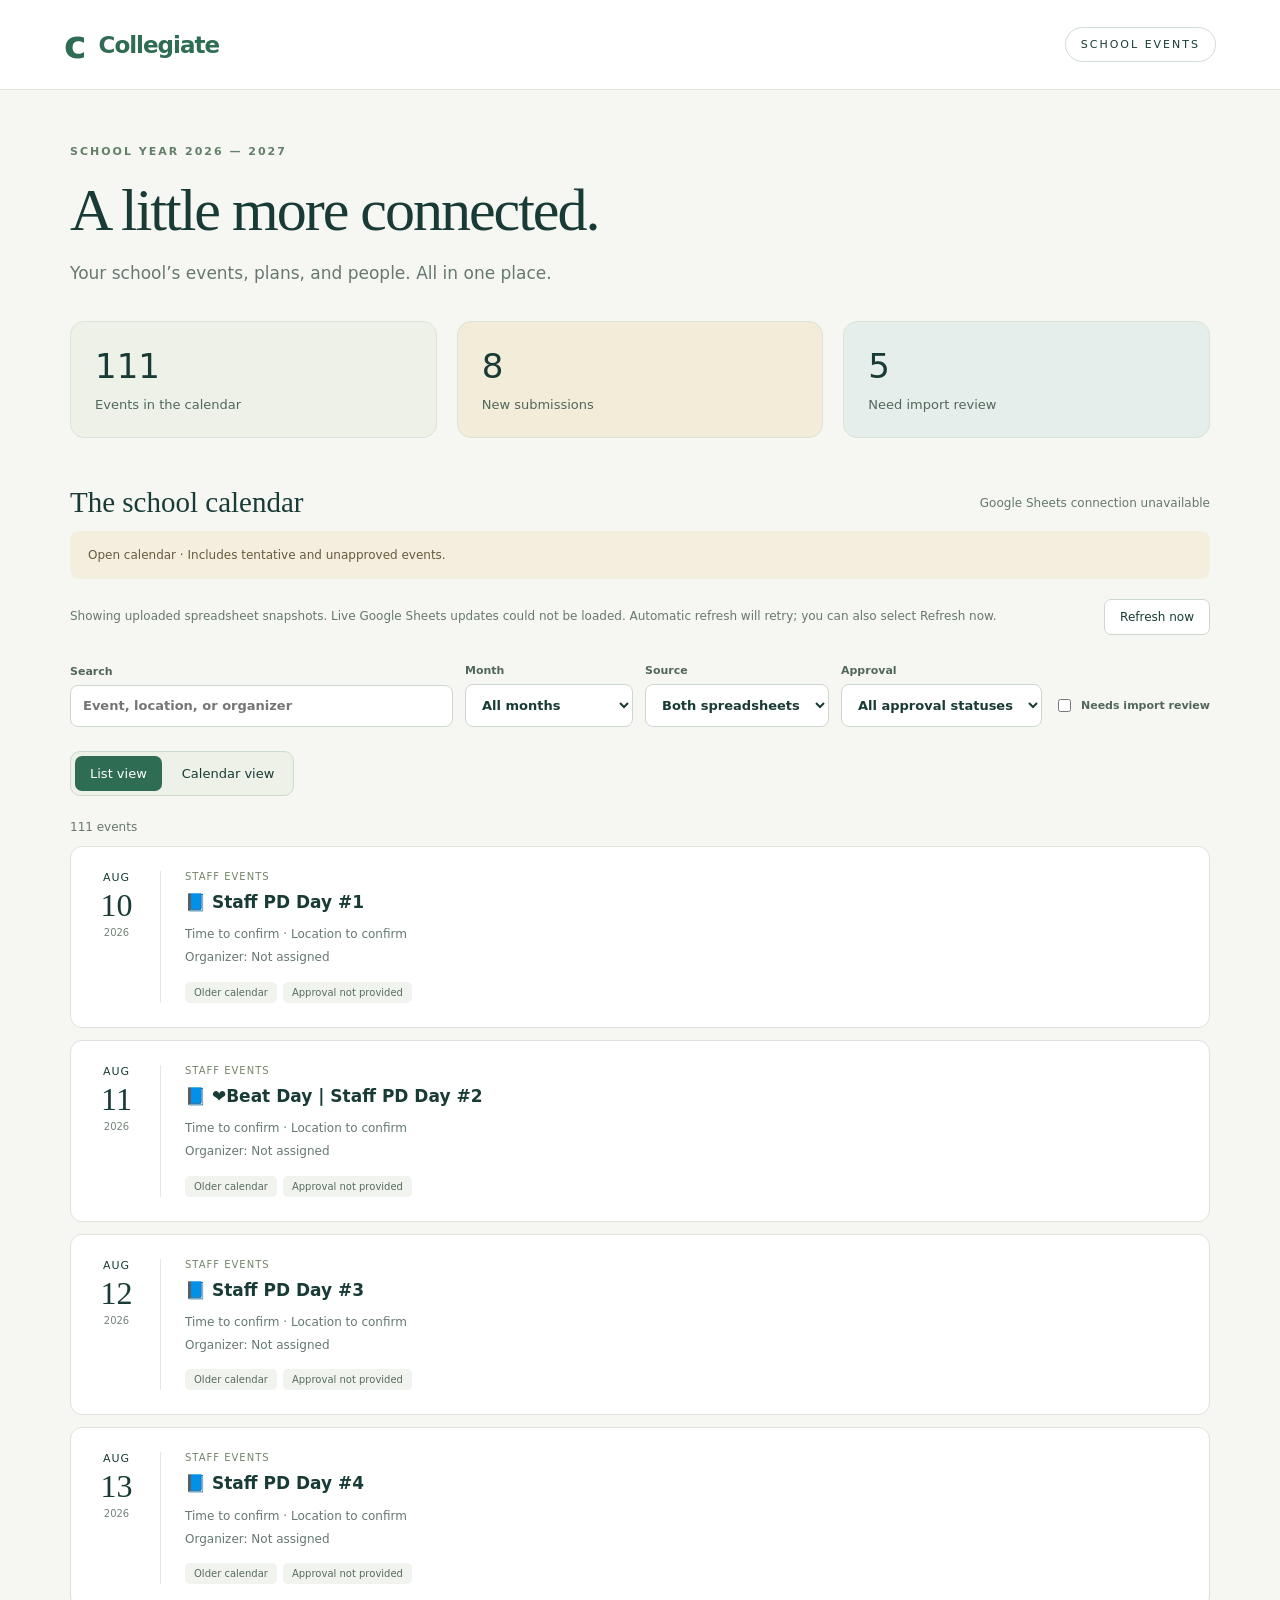
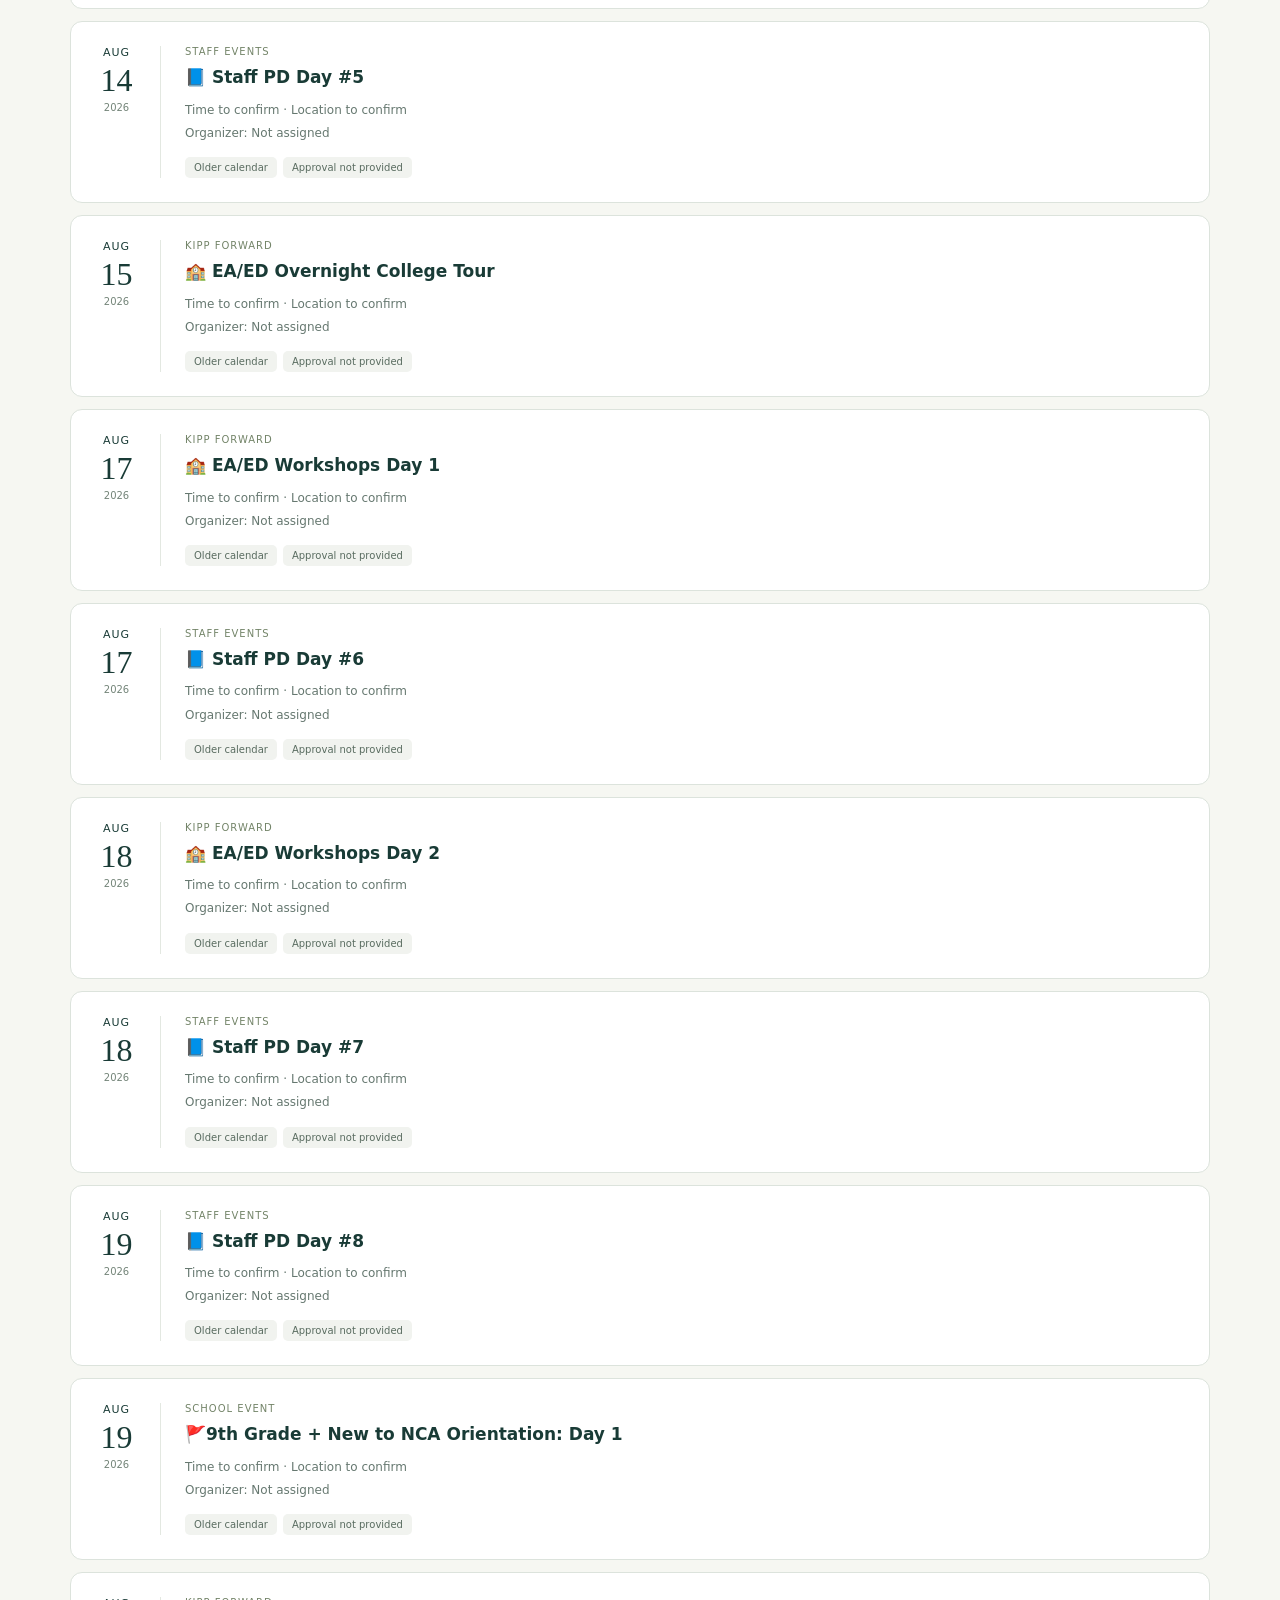
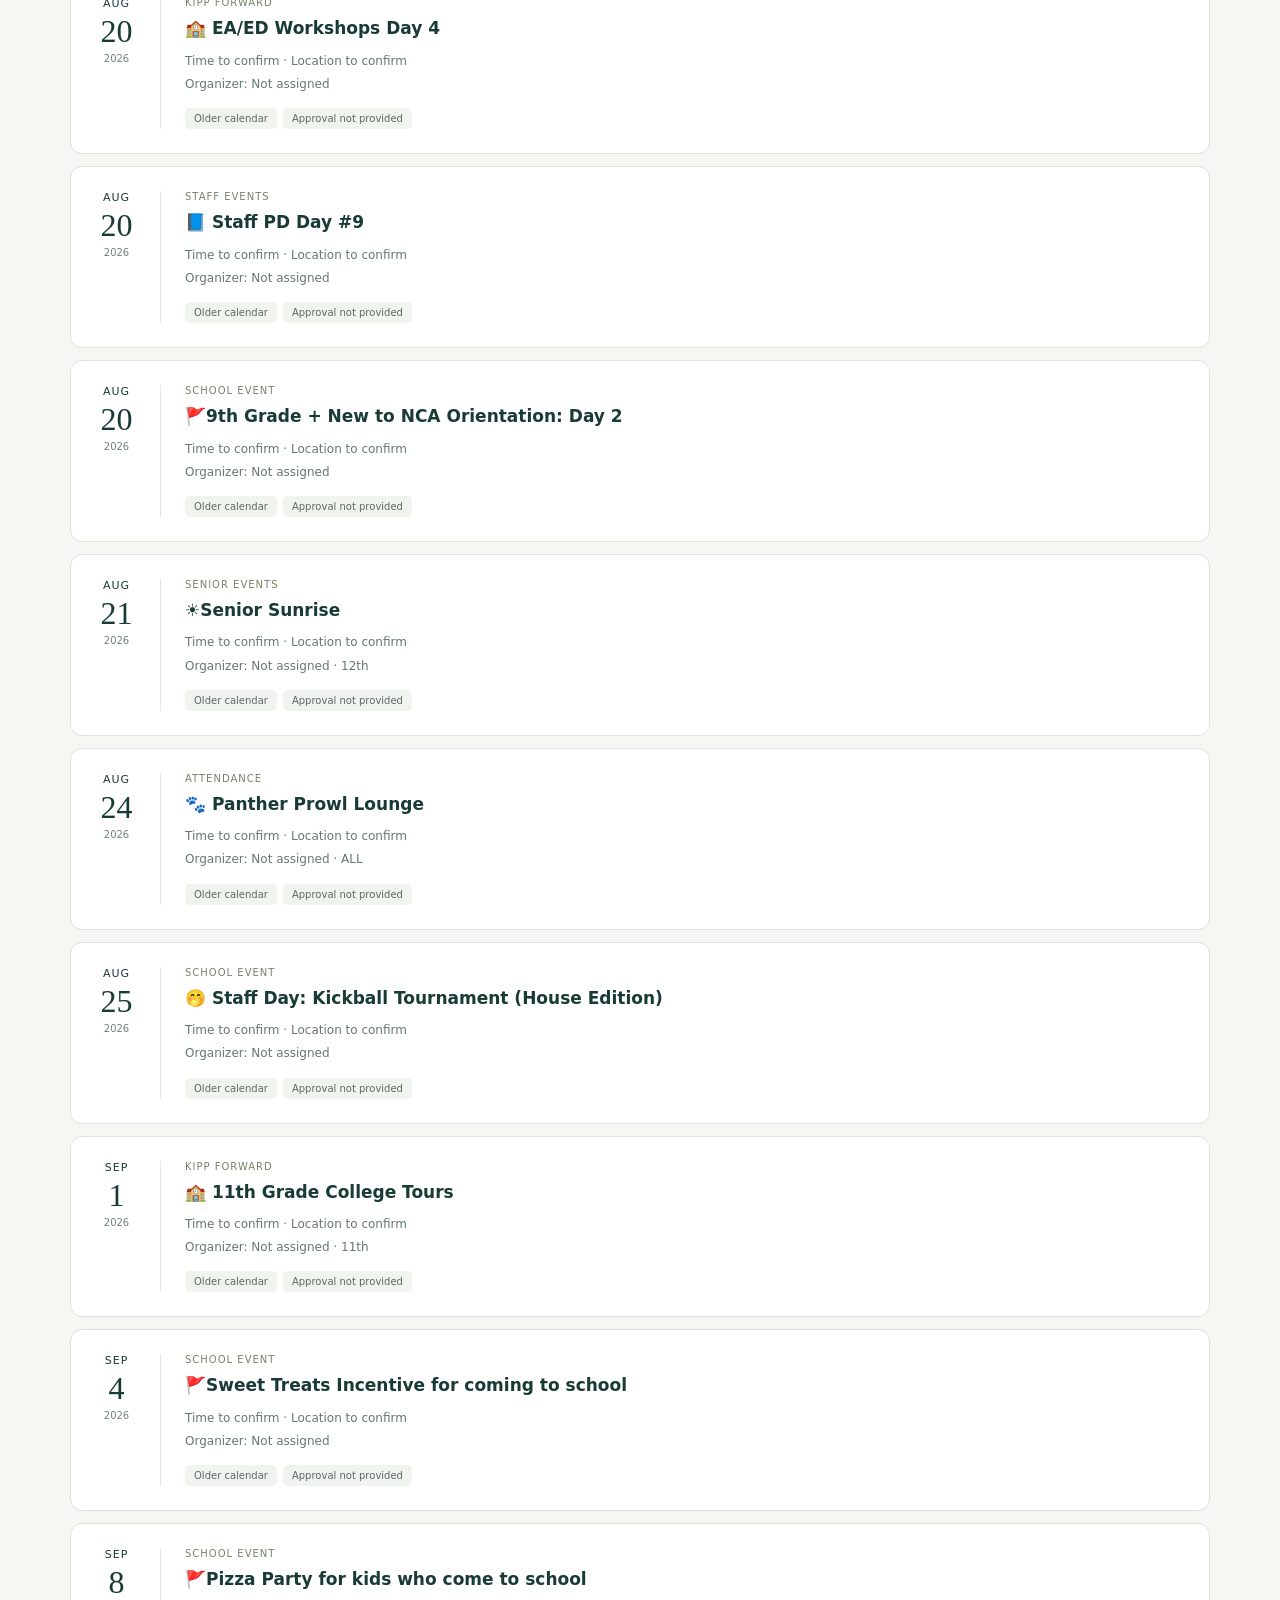
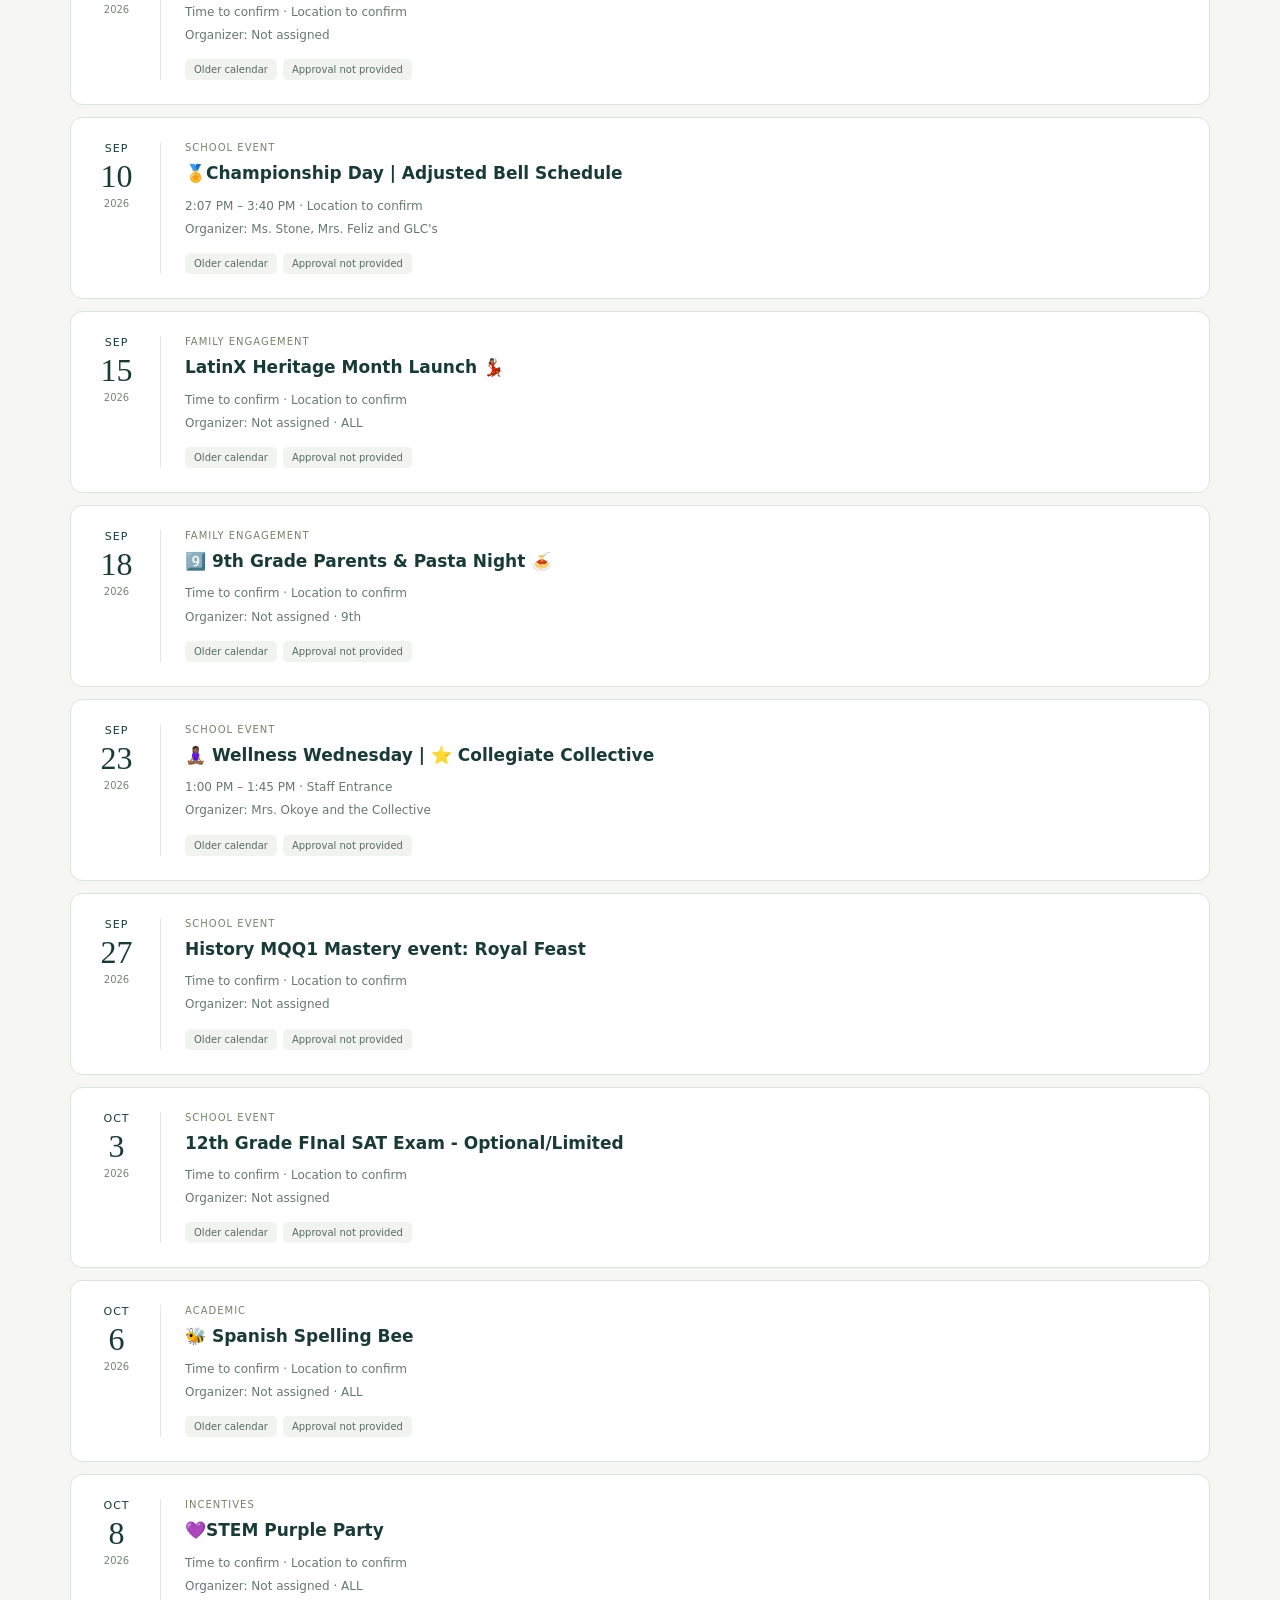
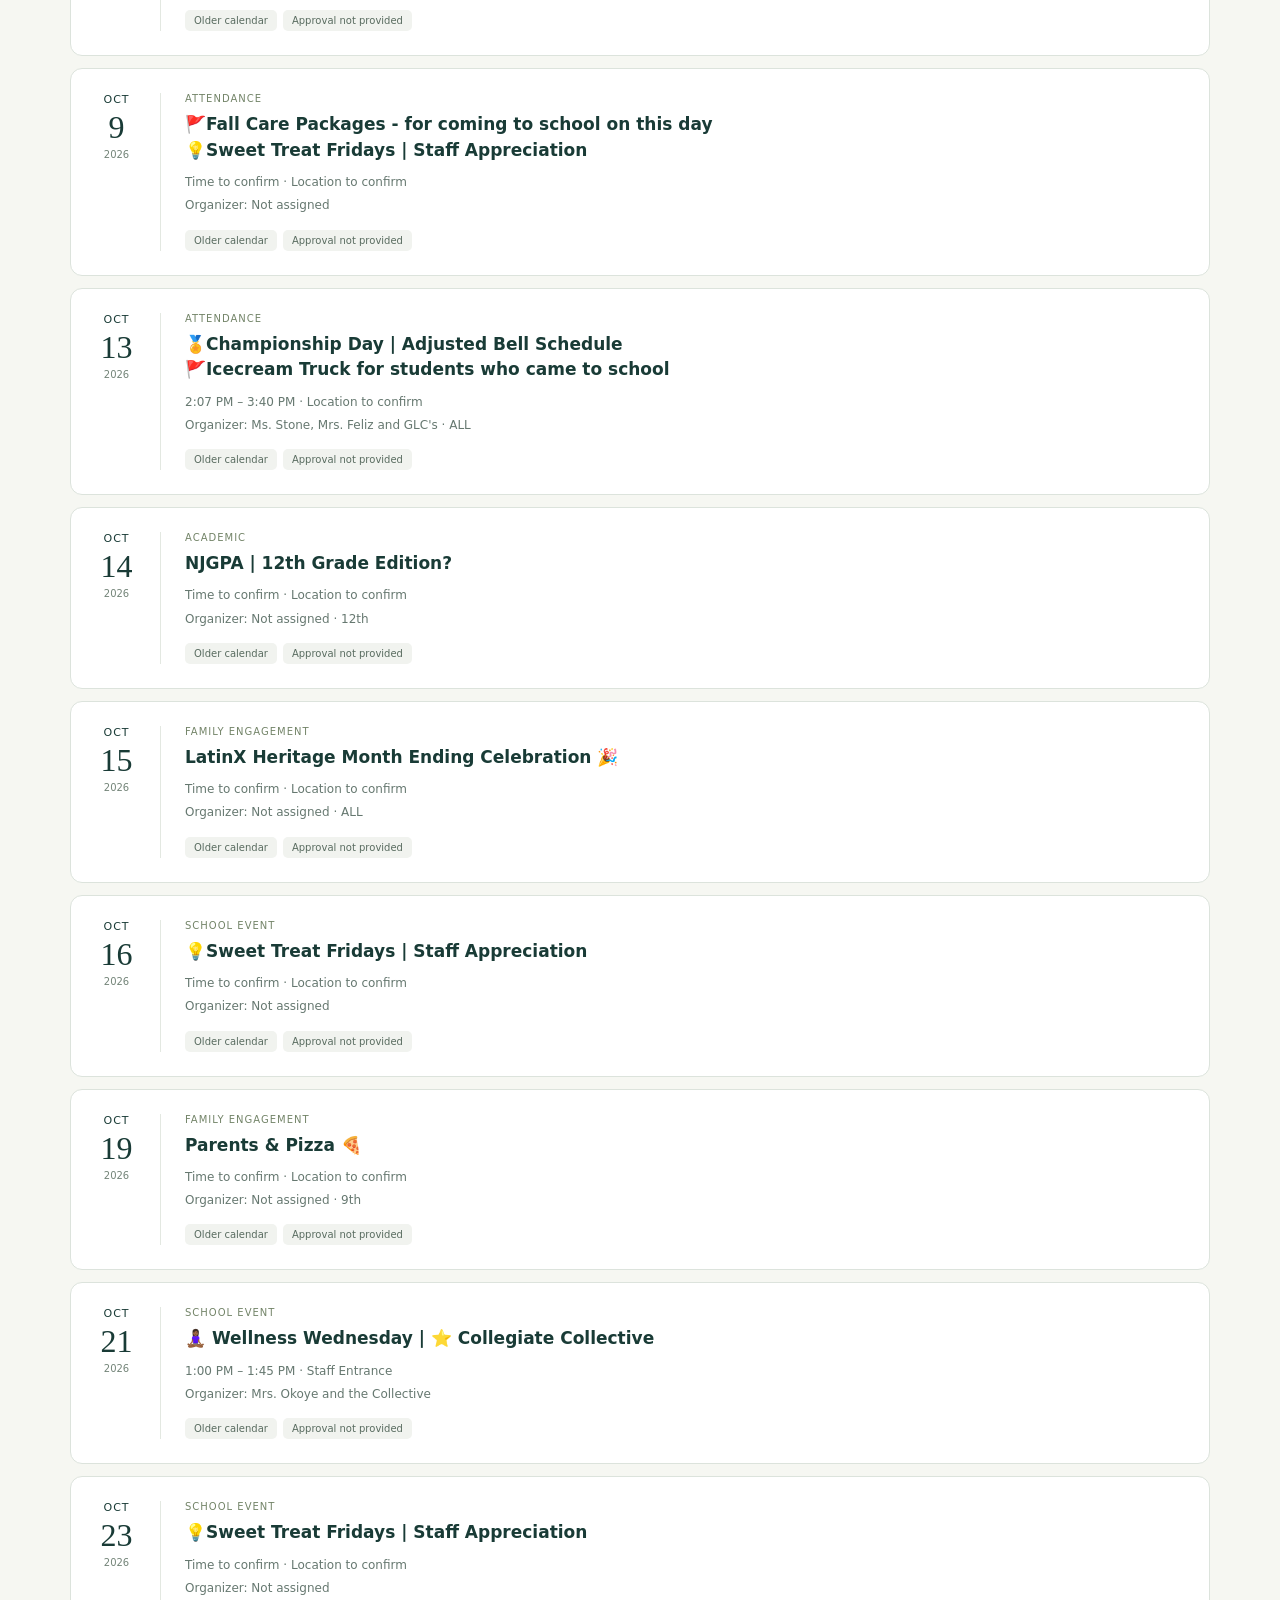
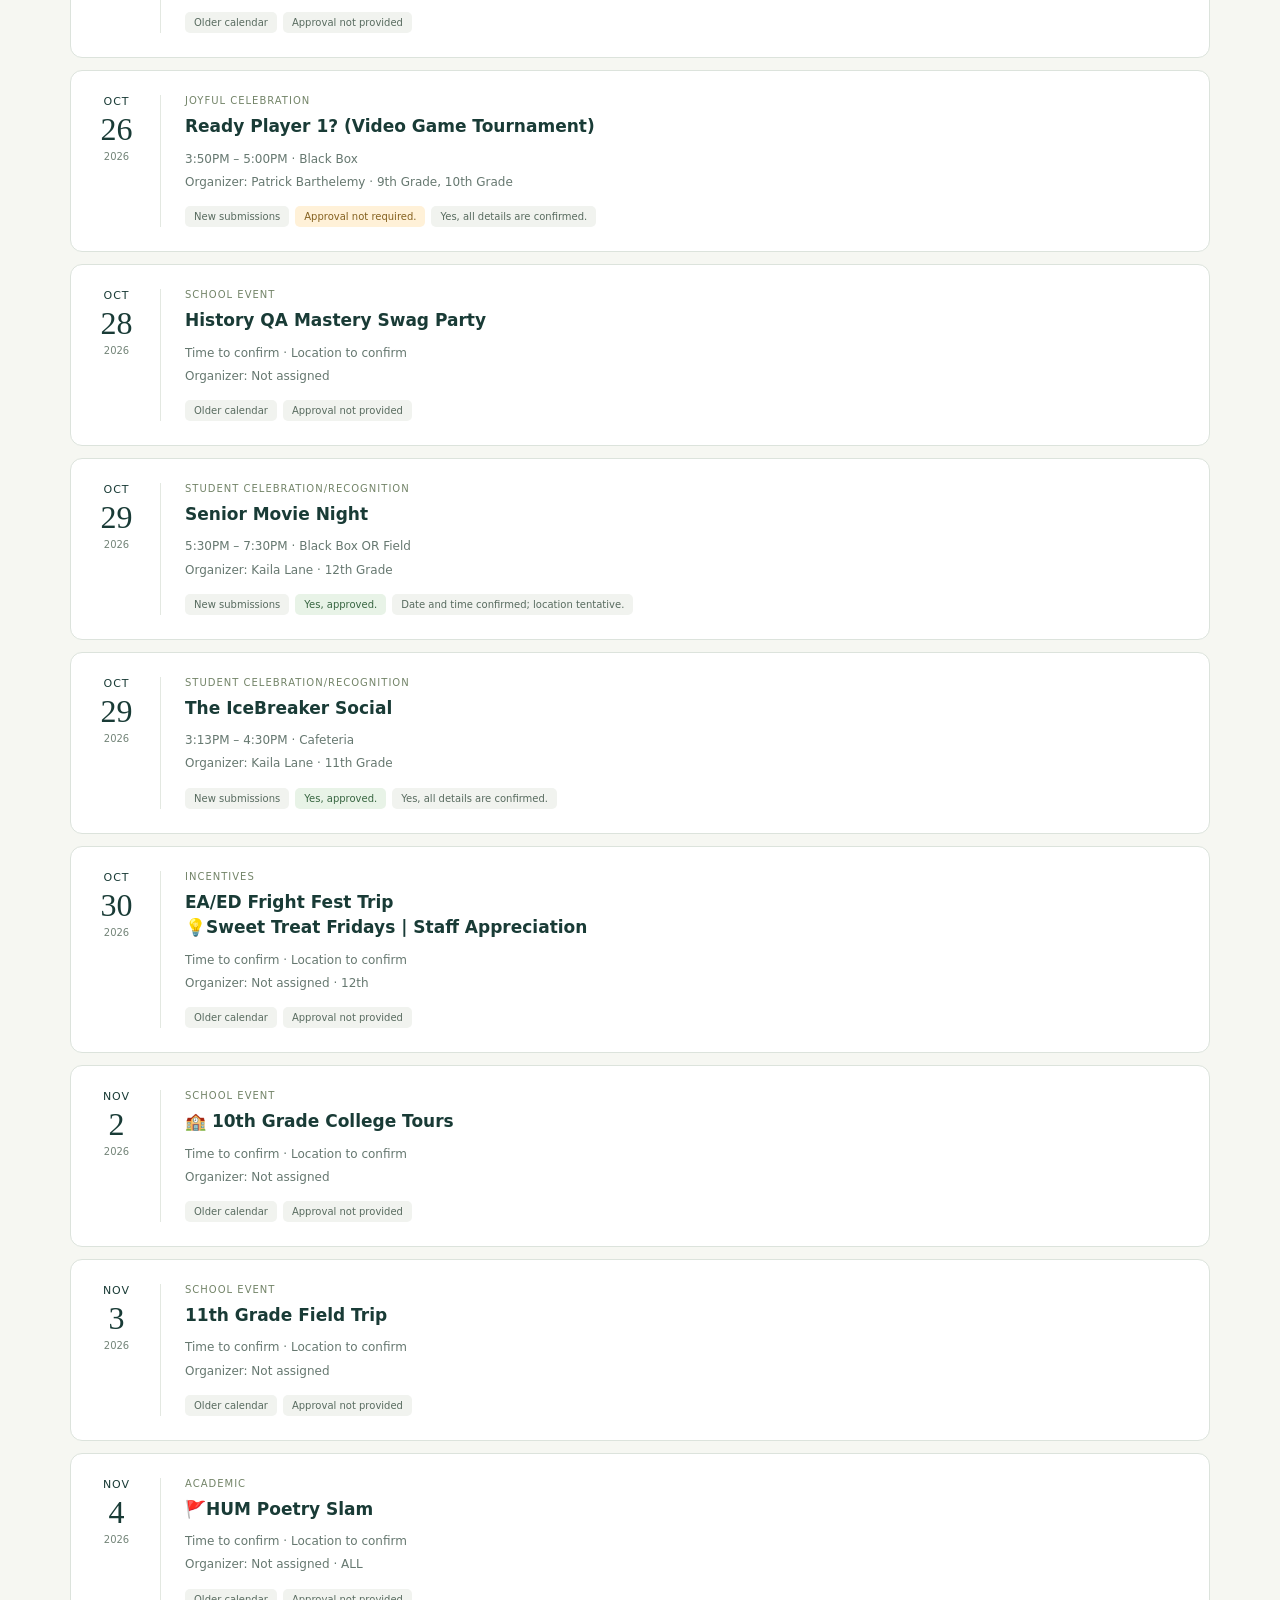
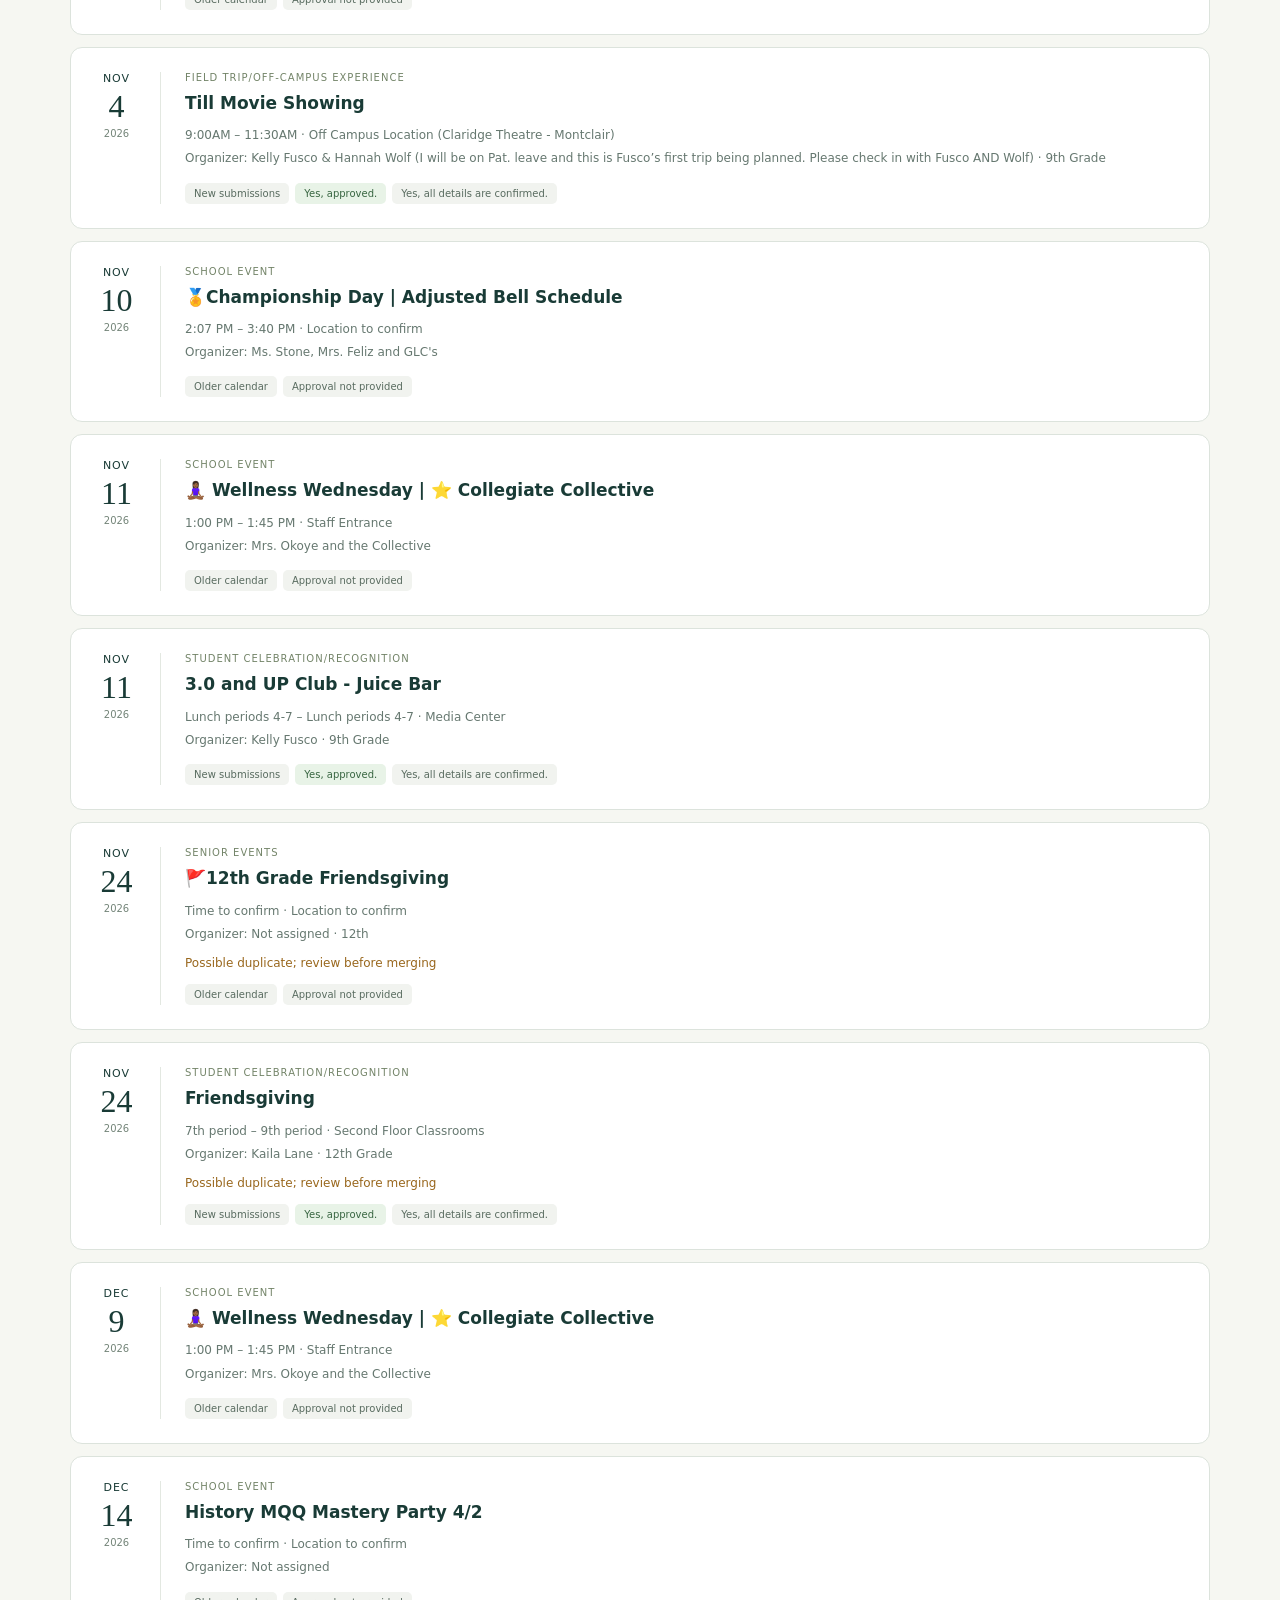
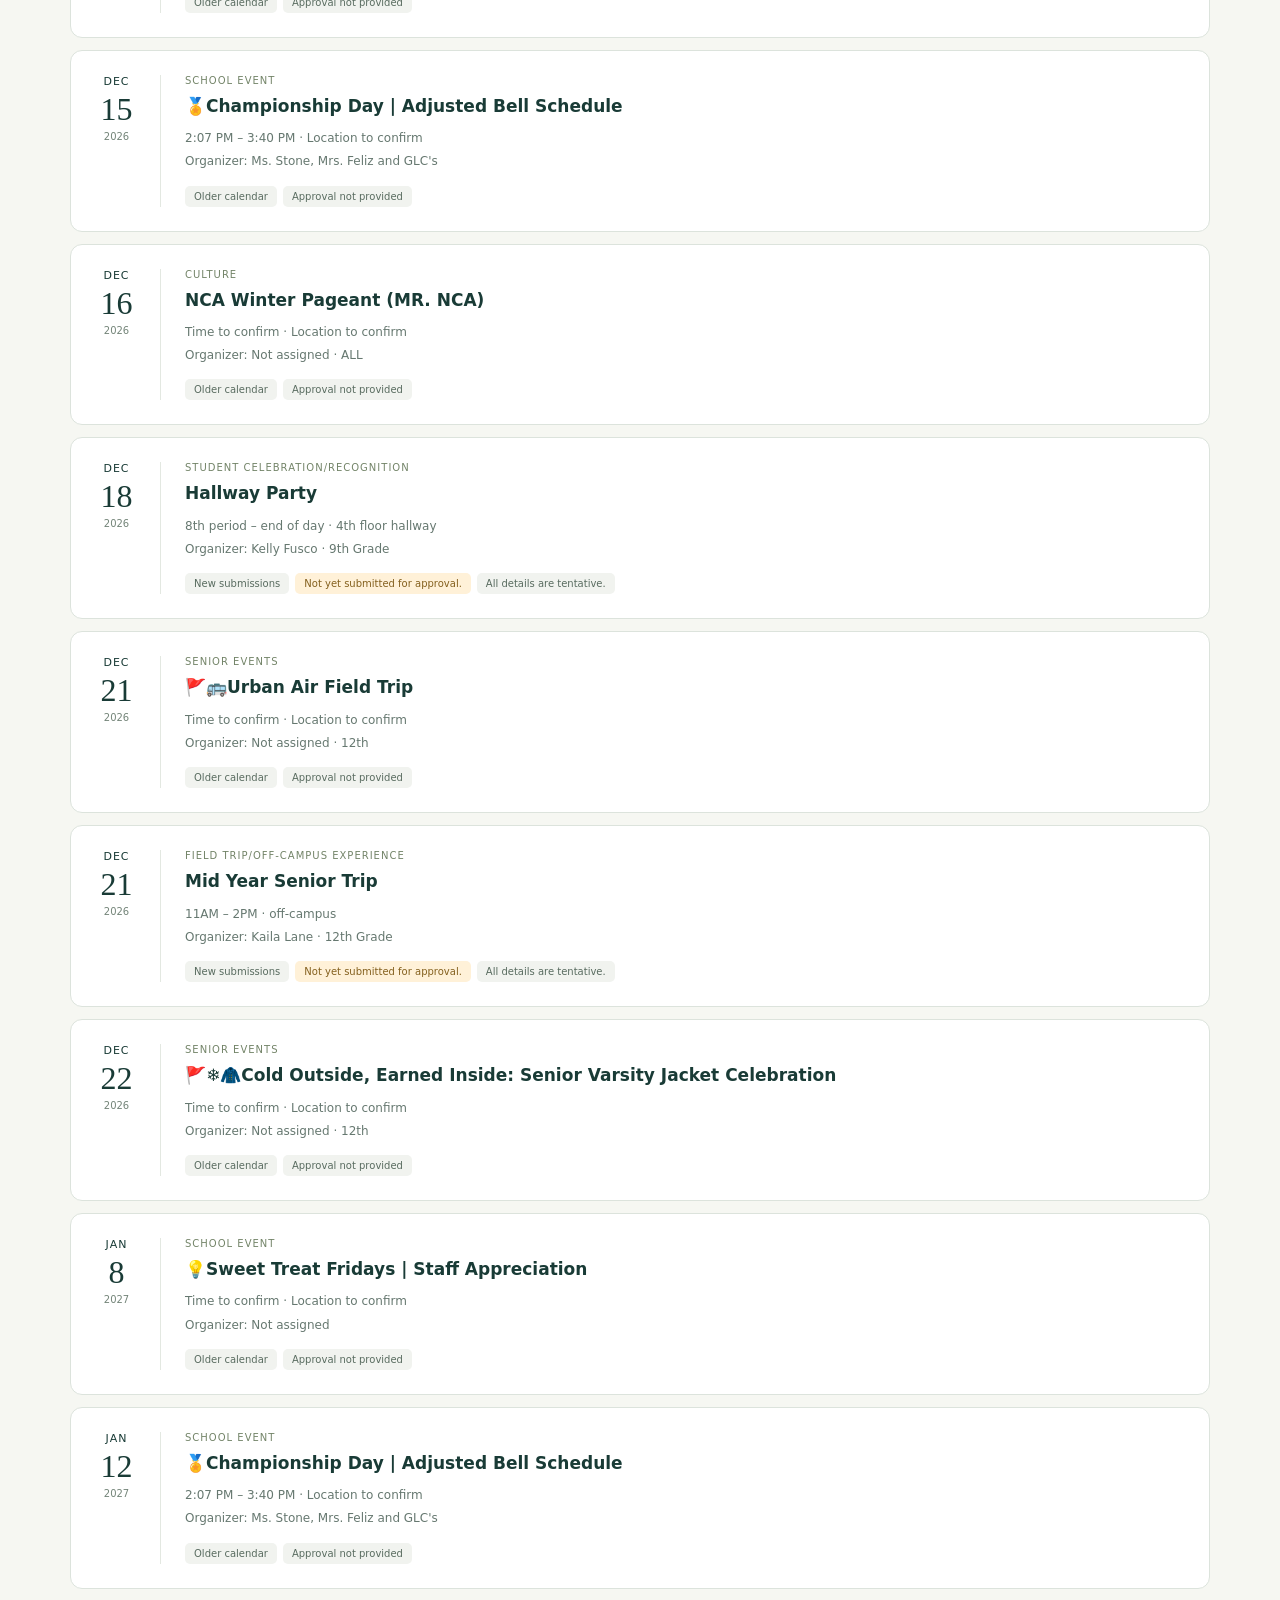
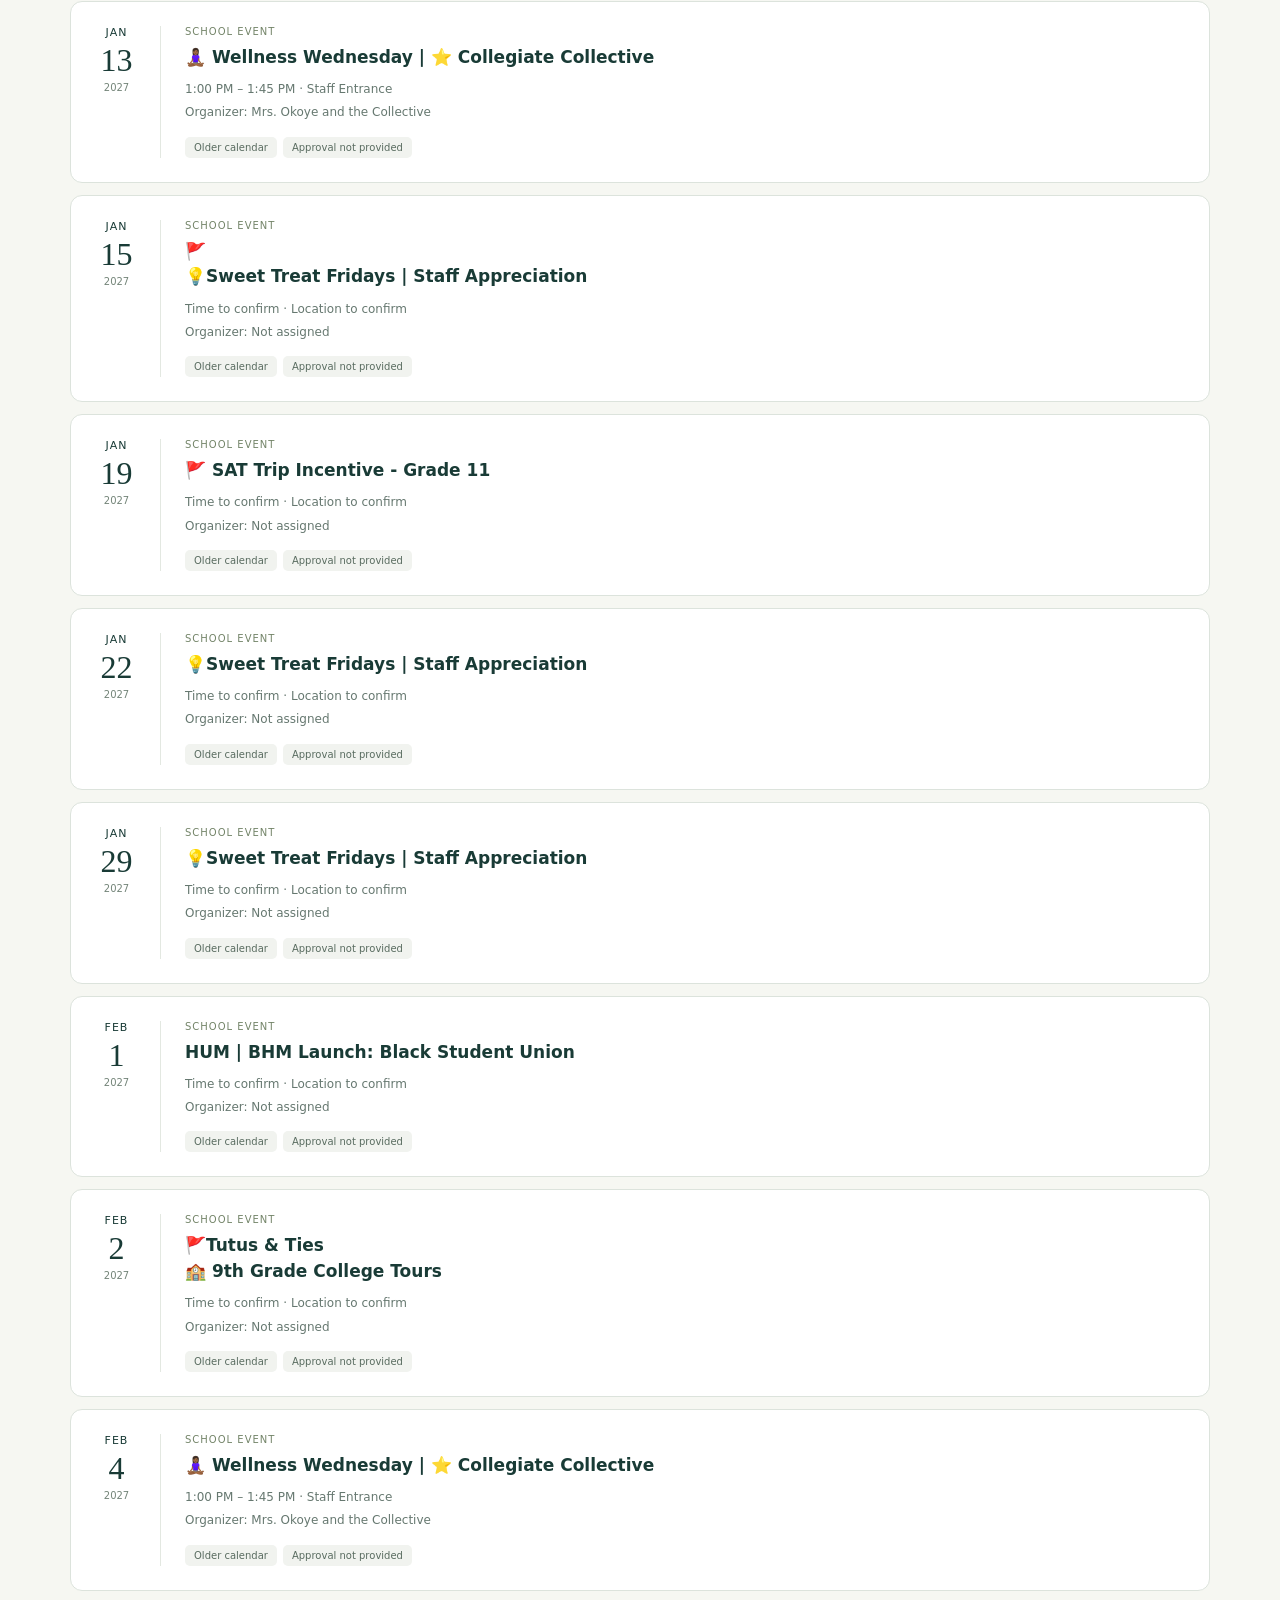
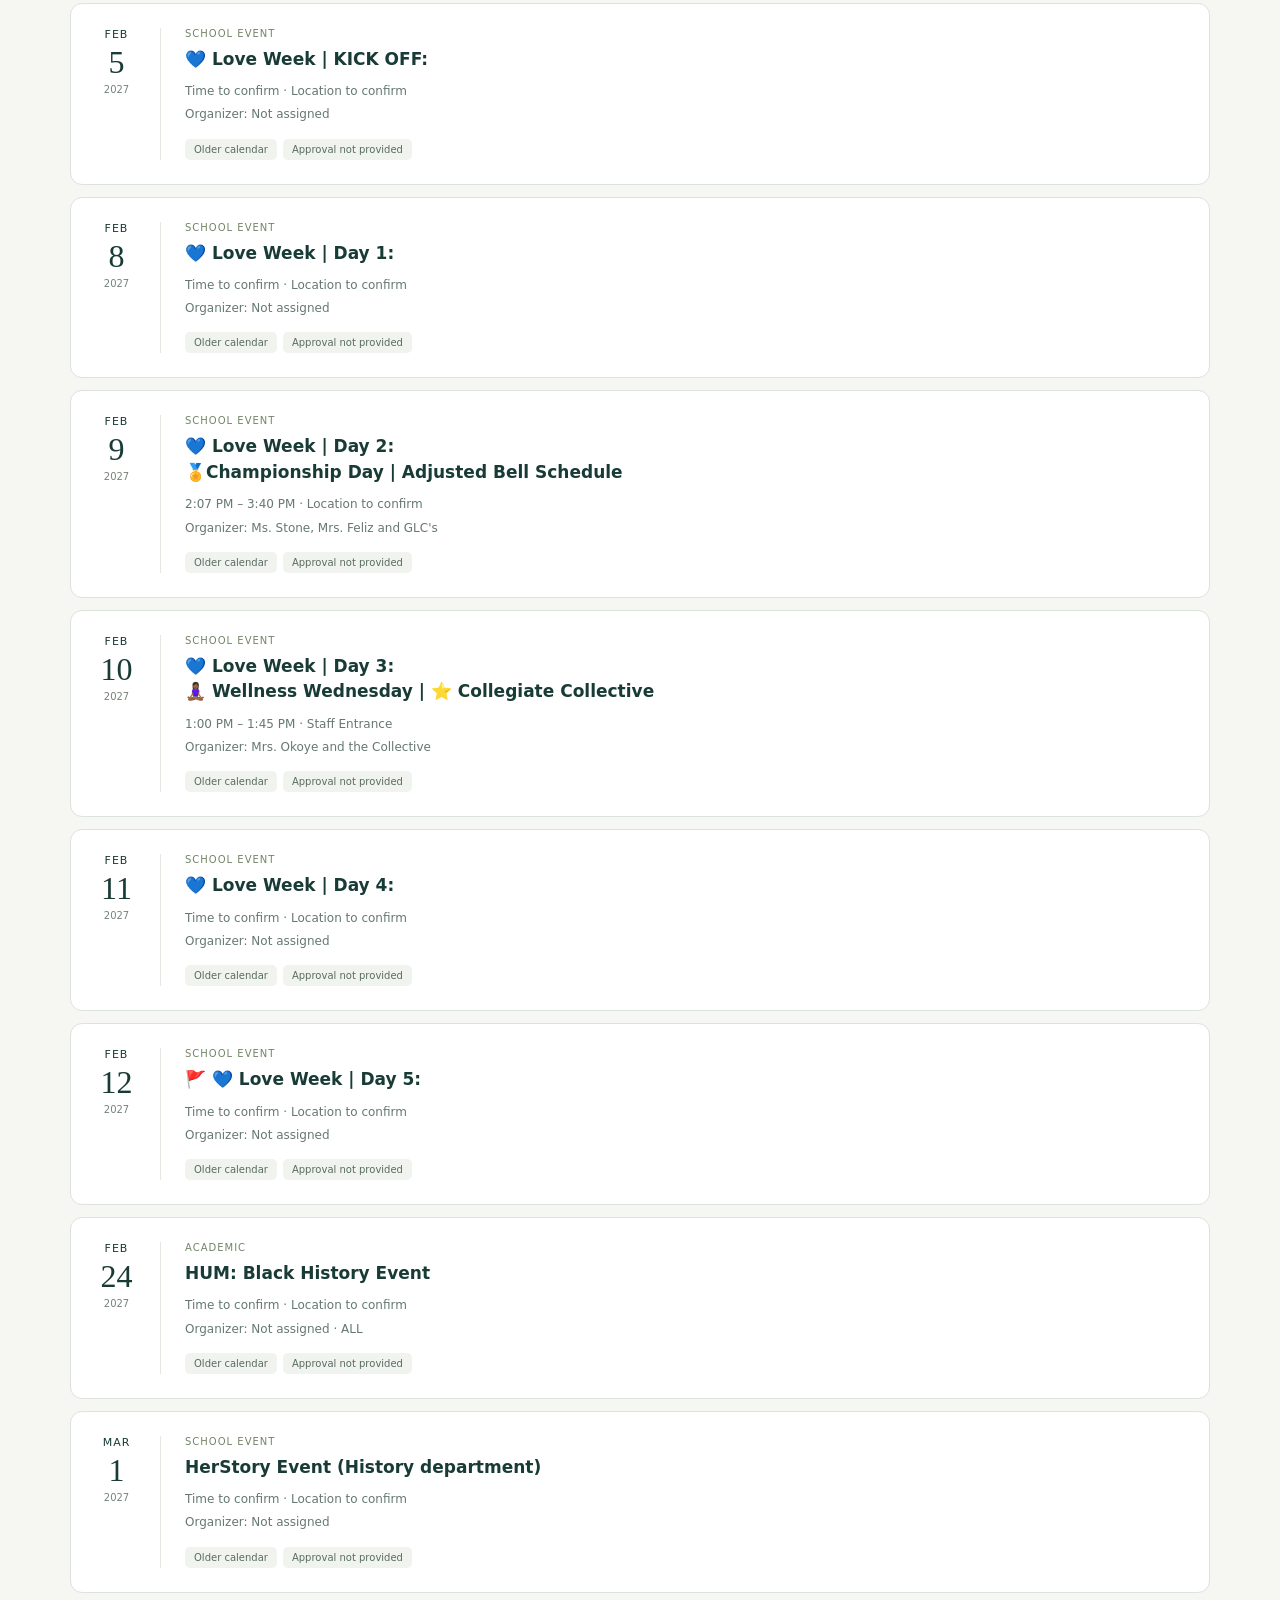
<file: docs/index.html>
<!doctype html>
<html lang="en"><head><meta charset="UTF-8"><meta name="viewport" content="width=device-width,initial-scale=1"><title>Collegiate · School events</title><link rel="stylesheet" href="./style.css"><script src="./app.js?v=20261021-5" defer></script></head>
<body><header><a class="brand" href="./">c<span>Collegiate</span></a><span class="staff">SCHOOL EVENTS</span></header>
<main><div class="eyebrow">SCHOOL YEAR 2026 — 2027</div><h1>A little more connected.</h1><p class="intro">Your school’s events, plans, and people. All in one place.</p>
<section class="stats" aria-label="Event summary"><div><strong id="total">—</strong><span>Events in the calendar</span></div><div><strong id="submitted">—</strong><span>New submissions</span></div><div><strong id="review">—</strong><span>Need import review</span></div></section>
<div class="section-heading"><h2>The school calendar</h2><span id="source">Loading events…</span></div>
<p class="notice">Open calendar · Includes tentative and unapproved events.</p><div class="sync-bar"><p id="sync-status" role="status">Loading saved events and connecting to Google Sheets…</p><button id="refresh-events" type="button">Refresh now</button></div>
<section class="filters" aria-label="Filter events"><label>Search<input id="search" type="search" placeholder="Event, location, or organizer"></label><label>Month<select id="month"><option value="">All months</option></select></label><label>Source<select id="origin"><option value="">Both spreadsheets</option><option>Older calendar</option><option>New submissions</option></select></label><label>Approval<select id="approval"><option value="">All approval statuses</option><option value="approved">Approved</option><option value="pending">Not yet approved</option><option value="unknown">Not provided</option></select></label><label class="check"><input id="flagged" type="checkbox"> Needs import review</label></section>
<div class="view-bar"><div class="view-toggle" role="group" aria-label="Event view"><button id="list-view" type="button" aria-pressed="true">List view</button><button id="calendar-view" type="button" aria-pressed="false">Calendar view</button></div><div id="calendar-nav" class="calendar-nav" hidden><button id="prev-month" type="button" aria-label="Previous month">←</button><h3 id="calendar-title"></h3><button id="next-month" type="button" aria-label="Next month">→</button></div></div><p id="results" role="status"></p><p id="calendar-help" class="details" hidden>Select an event to see its details. Scroll sideways on smaller screens to see the full week.</p><div id="calendar" hidden></div><div id="events" class="events"></div><p id="error" role="alert" hidden></p>
<footer>Collegiate · Built for the people who make school happen.</footer></main></body></html>
</file>
<file: docs/style.css>
:root{font-family:Inter,ui-sans-serif,system-ui,sans-serif;color:#193b36;background:#f6f7f2}*{box-sizing:border-box}body{margin:0}header{height:90px;border-bottom:1px solid #dce3dc;display:flex;align-items:center;justify-content:space-between;padding:0 max(5vw,24px);background:#fff}.brand{display:flex;align-items:center;gap:12px;font-size:38px;font-weight:800;color:#2f6c54;text-decoration:none}.brand span{font-size:23px;letter-spacing:-1px}.staff{font-size:11px;letter-spacing:2px;border:1px solid #d0ddd2;border-radius:30px;padding:10px 15px}main{max-width:1200px;padding:55px 30px;margin:auto}.eyebrow{font-size:11px;font-weight:700;letter-spacing:2px;color:#637f6a}h1{font-family:Georgia,serif;font-weight:400;font-size:clamp(36px,5vw,60px);letter-spacing:-2px;margin:18px 0}.intro{color:#667870;font-size:17px}.stats{display:grid;grid-template-columns:repeat(3,1fr);gap:20px;margin:38px 0 48px}.stats div{border:1px solid #dbe3d8;background:#edf1e7;border-radius:14px;padding:24px}.stats div:nth-child(2){background:#f3ecd9}.stats div:nth-child(3){background:#e6eeeb}.stats strong{display:block;font-size:34px;font-weight:500;margin-bottom:8px}.stats span{font-size:13px;color:#52675c}.section-heading{display:flex;align-items:center;justify-content:space-between;gap:12px}h2{font-family:Georgia,serif;font-weight:400;font-size:29px;margin:0}.section-heading span{font-size:12px;color:#65776c}.notice{font-size:12px;line-height:1.7;color:#665b3d;padding:14px 18px;background:#f4eedf;border-radius:9px}.filters{display:flex;gap:12px;align-items:end;flex-wrap:wrap;margin-top:25px}label{display:flex;flex-direction:column;gap:7px;font-size:11px;font-weight:600;color:#52675c}label:first-child{flex:1;min-width:210px}input,select{border:1px solid #cdd9ce;border-radius:8px;padding:12px;color:#193b36;background:white;font:inherit;font-size:13px;min-height:42px}.check{flex-direction:row;align-items:center;min-height:42px}.check input{min-height:0;accent-color:#2f6c54}input:focus-visible,select:focus-visible,a:focus-visible{outline:3px solid #a7caae;outline-offset:2px}#results{font-size:12px;color:#667870;margin:24px 0 12px}.events{display:grid;gap:12px}.event{display:flex;gap:24px;border:1px solid #dce3dc;border-radius:12px;background:white;padding:24px}.date{min-width:66px;border-right:1px solid #e3e8e1;padding-right:22px;text-align:center;display:flex;flex-direction:column;gap:3px}.date span{font-size:11px;text-transform:uppercase;letter-spacing:1px}.date strong{font-family:Georgia,serif;font-size:32px;font-weight:400}.date small{font-size:10px;color:#748579}.category{font-size:10px;text-transform:uppercase;letter-spacing:1px;color:#738468}.event-body{min-width:0}h3{margin:8px 0 10px;font-size:17px;line-height:1.5;white-space:pre-line;overflow-wrap:anywhere}.details{font-size:12px;color:#667870;line-height:1.6;margin:4px 0}.tags{display:flex;gap:6px;flex-wrap:wrap;margin-top:14px}.tag{font-size:10px;padding:5px 9px;border-radius:5px;background:#f1f3ef;color:#586b5f}.tag.approved{background:#e8f3e7;color:#376540}.tag.pending{background:#fff1d8;color:#84601e}.warning{font-size:12px;color:#99671d}.empty{padding:35px;text-align:center}footer{padding:40px 0 5px;font-size:11px;color:#78867a}@media(max-width:650px){main{padding:30px 18px}.stats{gap:8px;margin:25px 0 32px}.stats div{padding:15px}.stats strong{font-size:27px}.stats span{font-size:11px}.staff{font-size:9px;letter-spacing:1px}.event{padding:18px;gap:14px}.date{padding-right:14px;min-width:56px}.section-heading{align-items:start;flex-direction:column}select{max-width:100%}}
[hidden]{display:none!important}.view-bar{display:flex;justify-content:space-between;align-items:center;gap:16px;flex-wrap:wrap;margin-top:24px}.view-toggle{display:flex;gap:5px;padding:4px;border:1px solid #cdd9ce;border-radius:10px;background:#edf1e7}button{font:inherit;color:#193b36;background:white;border:1px solid #cdd9ce;border-radius:7px;padding:10px 15px;cursor:pointer}button:focus-visible,summary:focus-visible{outline:3px solid #a7caae;outline-offset:2px}.view-toggle button{border:0;background:transparent;font-size:13px}.view-toggle button[aria-pressed=true]{background:#2f6c54;color:#fff}.calendar-nav{display:flex;align-items:center;gap:12px}.calendar-nav h3{min-width:155px;text-align:center;font-size:16px}.calendar-scroll{overflow-x:auto;border:1px solid #dce3dc;border-radius:12px;margin:15px 0 24px;background:#fff}.calendar-table{width:100%;min-width:850px;table-layout:fixed;border-collapse:collapse}.calendar-table th{font-size:11px;font-weight:500;padding:15px 4px;background:#edf1e7}.calendar-table td{border:1px solid #e0e7dd;vertical-align:top;padding:8px;height:125px}.calendar-blank{background:#f5f7f2}.day-number{display:inline-flex;align-items:center;justify-content:center;font-size:12px;height:27px;width:27px;margin-bottom:6px}.day-number.today{background:#2f6c54;color:white;border-radius:50%}.calendar-event{padding:8px;margin-bottom:6px;border-left:3px solid #829486;background:#f1f3ef;border-radius:4px;overflow-wrap:anywhere}.calendar-event.approved{background:#e8f3e7;border-color:#609669}.calendar-event.pending{background:#fff1d8;border-color:#c89b49}.calendar-event summary{font-size:11px;line-height:1.5;cursor:pointer;white-space:pre-line}.calendar-event p{font-size:11px;line-height:1.5;margin:8px 0}.calendar-event[open]{box-shadow:0 2px 5px #193b3610}

.sync-bar{display:flex;align-items:center;justify-content:space-between;gap:15px;margin:15px 0}.sync-bar p{font-size:12px;line-height:1.7;color:#667870}.sync-bar button{white-space:nowrap;font-size:12px}button:disabled{opacity:.55;cursor:wait}
</file>
